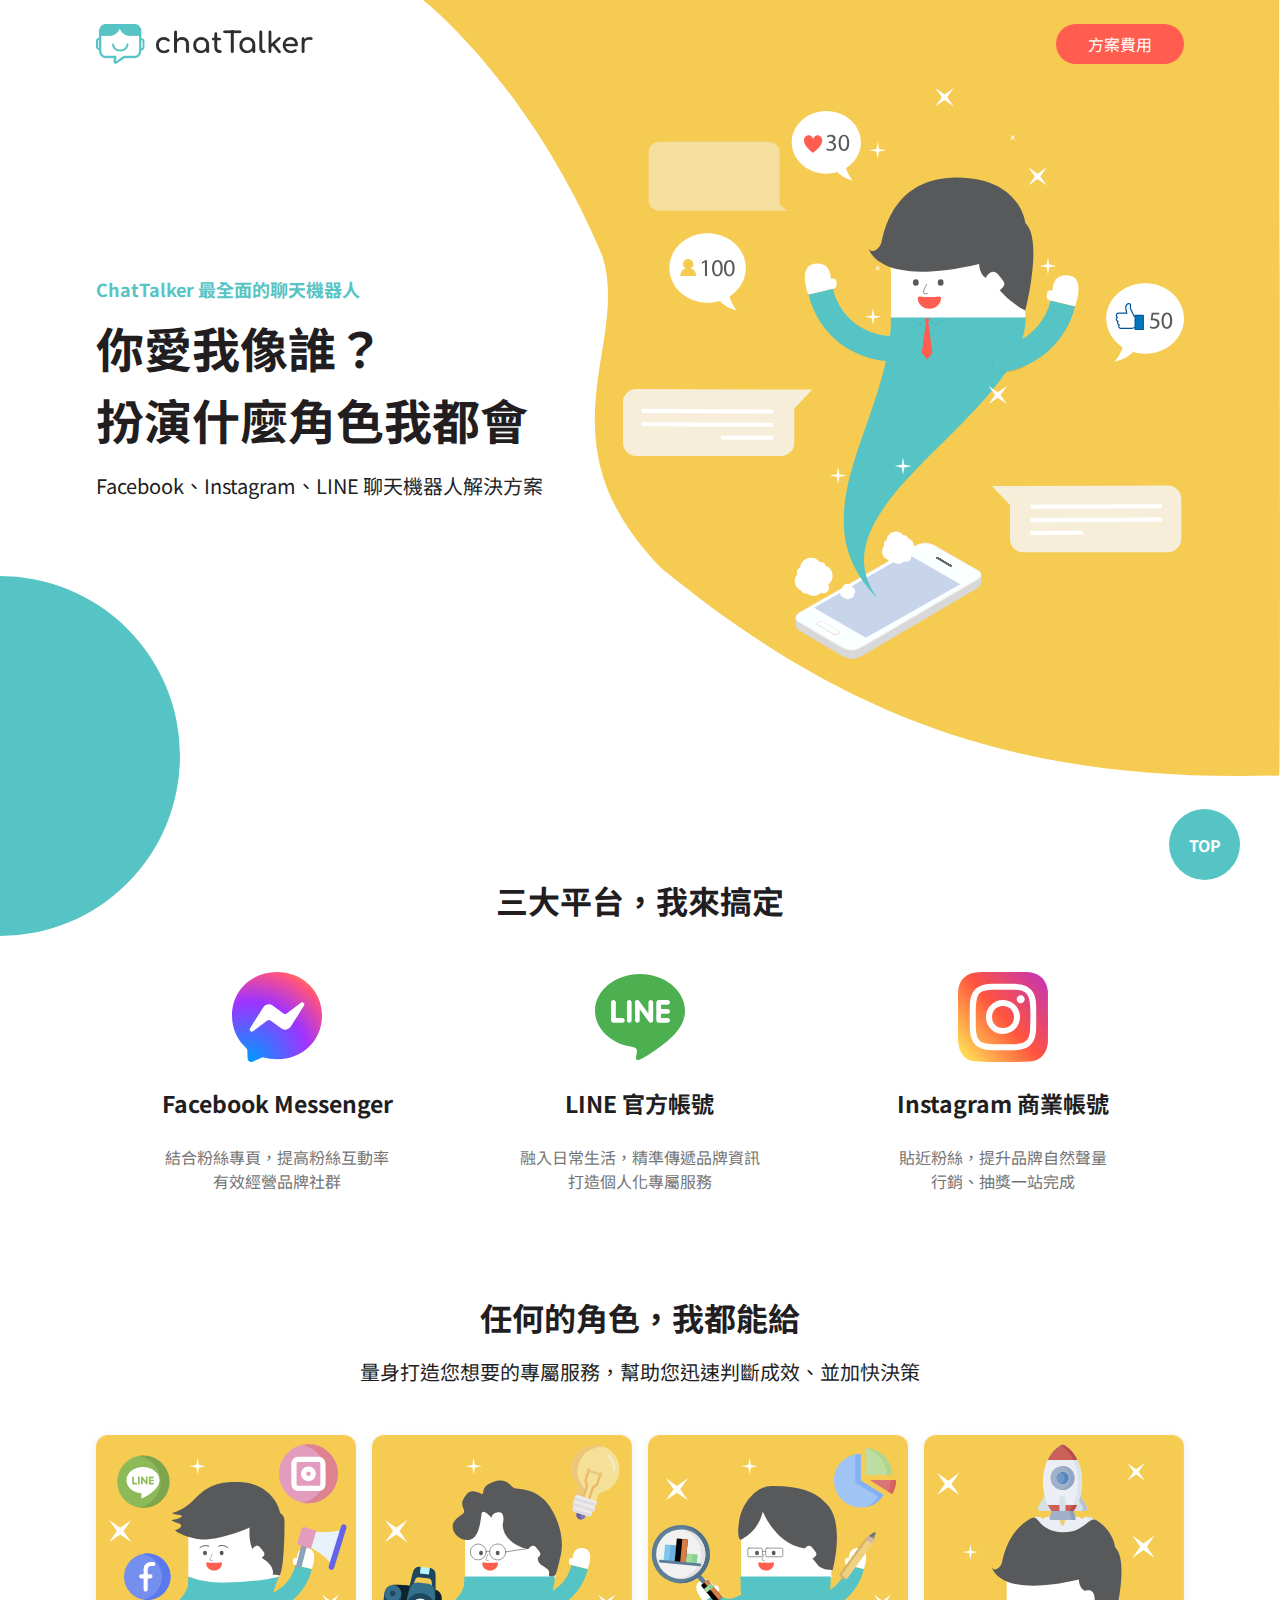
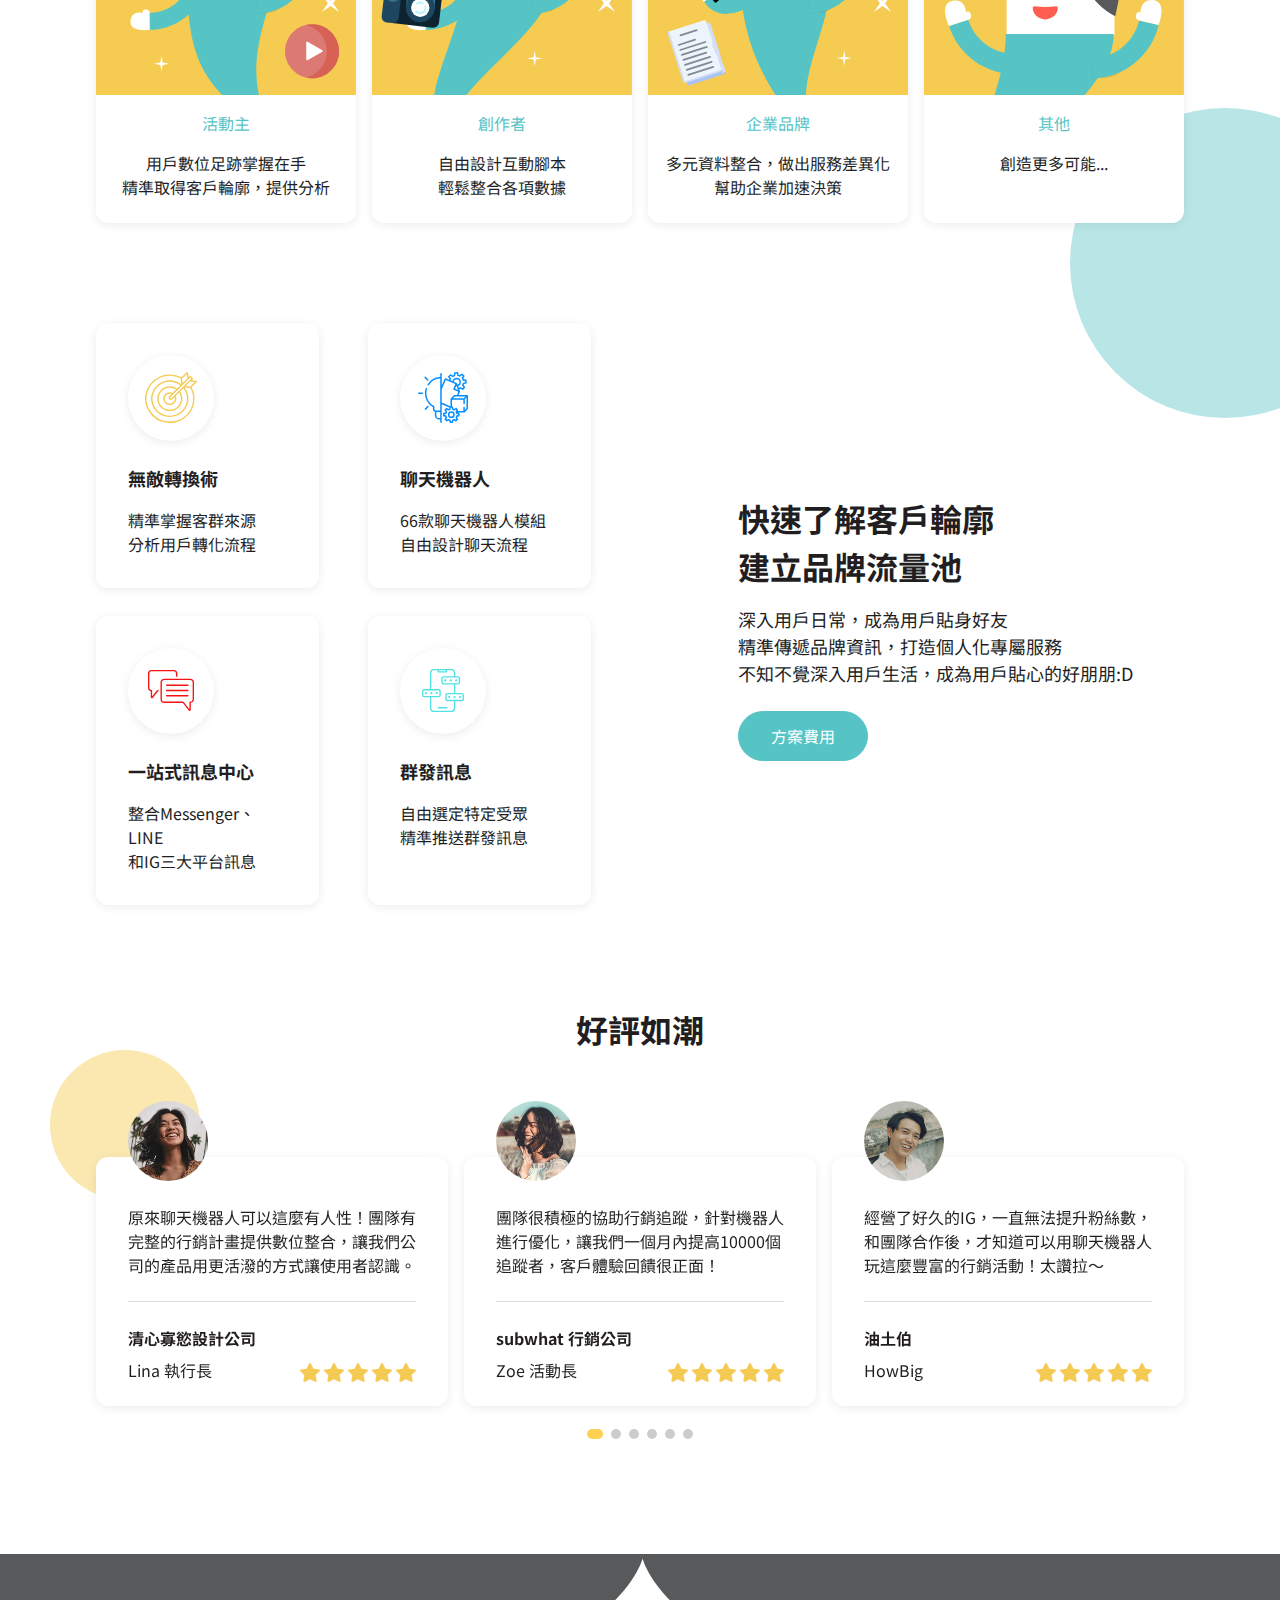
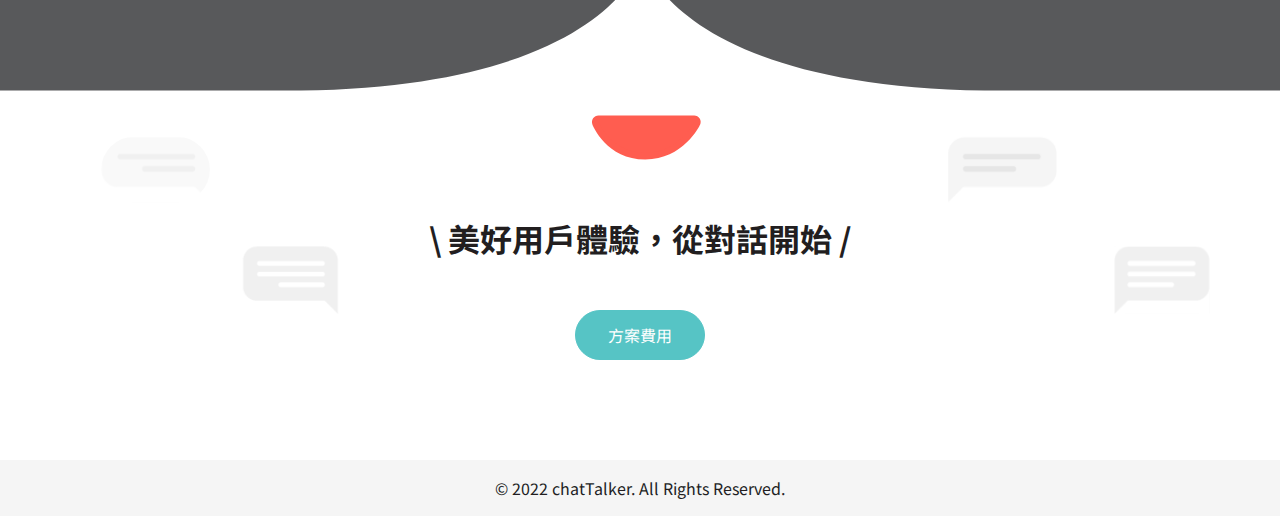
<file: index.html>
<!DOCTYPE html>
<html lang="en">
<head>
  <meta charset="UTF-8">
  <meta http-equiv="X-UA-Compatible" content="IE=edge">
  <meta name="viewport" content="width=device-width, initial-scale=1.0">
  <script src="https://cdn.jsdelivr.net/npm/swiper@8/swiper-bundle.min.js"></script>
  <link rel="preconnect" href="https://fonts.googleapis.com">
  <link rel="preconnect" href="https://fonts.gstatic.com" crossorigin>
  <link href="https://fonts.googleapis.com/css2?family=Noto+Sans+TC:wght@400;700&display=swap" rel="stylesheet">
  <link rel="stylesheet" href="https://cdn.jsdelivr.net/npm/swiper@8/swiper-bundle.min.css"/>
  <link rel="stylesheet" href="css/all.css">
  <title>ChatTalker 最全面的聊天機器人</title>
</head>
<body>

<div class="indexHeader header">
  <div class="navbarOuterContainer">
    <div class="container">
      <div class="navbar">
        <a href="#" class="logoWrapper"><img src="./image/logo.png" alt="chatTalker-logo"></a>
        <a href="pricing.html" class="navbar-btn">方案費用</a>
      </div>
    </div>
  </div>
  <div class="container">
    <div class="banner">
      <h1 class="banner-chat">ChatTalker 最全面的聊天機器人</h1>
      <p class="banner-slogan">你愛我像誰？<br>扮演什麼角色我都會</p>
      <p class="banner-solution">Facebook、Instagram、LINE 聊天機器人解決方案</p>
    </div>
  </div>
</div>

<div class="platform">
  <div class="ballImgWrapper"><img src="./image/ball01.svg" alt=""></div>
  <div class="container">
    <h2>三大平台，我來搞定</h2>
    <ul class="platformList">
      <li class="platformItem">
        <div class="imgWrapper"><img src="./image/messenger.svg" alt="messenger-icon"></div>
        <h3>Facebook Messenger</h3>
        <p>結合粉絲專頁，提高粉絲互動率<br>有效經營品牌社群</p>
      </li>
      <li class="platformItem">
        <div class="imgWrapper"><img src="./image/line.svg" alt="line-icon"></div>
        <h3>LINE 官方帳號</h3>
        <p>融入日常生活，精準傳遞品牌資訊<br>打造個人化專屬服務</p>
      </li>
      <li class="platformItem">
        <div class="imgWrapper"><img src="./image/instagram.svg" alt="instagram-icon"></div>
        <h3>Instagram 商業帳號</h3>
        <p>貼近粉絲，提升品牌自然聲量<br>行銷、抽獎一站完成</p>
      </li>
    </ul>
  </div>
</div>

<div class="target">
  <div class="ballImgWrapper"></div>
  <div class="container">
    <h2>任何的角色，我都能給</h2>
    <p class="targetDesc">量身打造您想要的專屬服務，幫助您迅速判斷成效、並加快決策</p>
    <ul class="targetList">
      <li class="targetItem">
        <div class="imgWrapper"><img src="./image/ch01.svg" alt="target-pic-1"></div>
        <h3 class="targetItemName">活動主</h3>
        <p class="targetItemText">用戶數位足跡掌握在手<br>精準取得客戶輪廓，提供分析</p>
      </li>
      <li class="targetItem">
        <div class="imgWrapper"><img src="./image/ch02.svg" alt="target-pic-2"></div>
        <h3 class="targetItemName">創作者</h3>
        <p class="targetItemText">自由設計互動腳本<br>輕鬆整合各項數據</p>
      </li>
      <li class="targetItem">
        <div class="imgWrapper"><img src="./image/ch03.svg" alt="target-pic-3"></div>
        <h3 class="targetItemName">企業品牌</h3>
        <p class="targetItemText">多元資料整合，做出服務差異化<br>幫助企業加速決策</p>
      </li>
      <li class="targetItem">
        <div class="imgWrapper"><img src="./image/ch04.svg" alt="target-pic-4"></div>
        <h3 class="targetItemName">其他</h3>
        <p class="targetItemText">創造更多可能...</p>
      </li>
    </ul>
  </div>
  
</div>

<div class="container">
  <div class="feature">
    <div class="featureDesc">
      <h2>快速了解客戶輪廓<br>建立品牌流量池</h2>
      <p>深入用戶日常，成為用戶貼身好友<br>精準傳遞品牌資訊，打造個人化專屬服務<br>不知不覺深入用戶生活，成為用戶貼心的好朋朋:D</p>
      <a href="/pricing.html" class="btn btn-primary">方案費用</a>
    </div>
    <ul class="featureList">
      <li class="featureItem">
        <div class="featureImgWrapper">
          <img src="./image/icon01.svg" alt="feature-icon1">
        </div>
        <h3>無敵轉換術</h3>
        <p>精準掌握客群來源<br>分析用戶轉化流程</p>
      </li>
      <li class="featureItem">
        <div class="featureImgWrapper">
          <img src="./image/icon02.svg" alt="feature-icon2">
        </div>
        <h3>聊天機器人</h3>
        <p>66款聊天機器人模組<br>自由設計聊天流程</p>
      </li>
      <li class="featureItem">
        <div class="featureImgWrapper">
          <img src="./image/icon03.svg" alt="feature-icon3">
        </div>
        <h3>一站式訊息中心</h3>
        <p>整合Messenger、LINE<br>和IG三大平台訊息</p>
      </li>
      <li class="featureItem">
        <div class="featureImgWrapper">
          <img src="./image/icon04.svg" alt="feature-icon4">
        </div>
        <h3>群發訊息</h3>
        <p>自由選定特定受眾<br>精準推送群發訊息</p>
      </li>
    </ul>
  </div>
</div>

<div class="recommandation">
  <div class="ballImgWrapper"><img src="./image/ball03.svg" alt=""></div>
  <div class="container">
    <h2>好評如潮</h2>
    <div class="swiper">
      <ul class="recommandationList swiper-wrapper">
        <li class="recommandationItem swiper-slide">
          <div class="imgWrapper"><img src="./image/user01.jpg" alt="user-pic-1"></div>
          <p class="recommandationItem-content">原來聊天機器人可以這麼有人性！團隊有完整的行銷計畫提供數位整合，讓我們公司的產品用更活潑的方式讓使用者認識。</p>
          <div class="recommandationItem-footer">
            <h3>清心寡慾設計公司</h3>
            <div class="d-flex justify-content-between">
              <p>Lina 執行長</p>
              <div class="rate">
                <img src="./image/icon_star.svg" alt="icon-star">
                <img src="./image/icon_star.svg" alt="icon-star">
                <img src="./image/icon_star.svg" alt="icon-star">
                <img src="./image/icon_star.svg" alt="icon-star">
                <img src="./image/icon_star.svg" alt="icon-star">
              </div>
            </div>
          </div>
        </li>
        <li class="recommandationItem swiper-slide">
          <div class="imgWrapper"><img src="./image/user02.jpg" alt="user-pic"></div>
          <p class="recommandationItem-content">團隊很積極的協助行銷追蹤，針對機器人進行優化，讓我們一個月內提高10000個追蹤者，客戶體驗回饋很正面！</p>
          <div class="recommandationItem-footer">
            <h3>subwhat 行銷公司</h3>
            <div class="d-flex justify-content-between">
              <p>Zoe 活動長</p>
              <div class="rate">
                <img src="./image/icon_star.svg" alt="icon-star">
                <img src="./image/icon_star.svg" alt="icon-star">
                <img src="./image/icon_star.svg" alt="icon-star">
                <img src="./image/icon_star.svg" alt="icon-star">
                <img src="./image/icon_star.svg" alt="icon-star">
              </div>
            </div>
          </div>
        </li>
        <li class="recommandationItem swiper-slide">
          <div class="imgWrapper"><img src="./image/user03.jpg" alt="user-pic-3"></div>
          <p class="recommandationItem-content">經營了好久的IG，一直無法提升粉絲數，和團隊合作後，才知道可以用聊天機器人玩這麼豐富的行銷活動！太讚拉～</p>
          <div class="recommandationItem-footer">
            <h3>油土伯</h3>
            <div class="d-flex justify-content-between">
              <p>HowBig</p>
              <div class="rate">
                <img src="./image/icon_star.svg" alt="icon-star">
                <img src="./image/icon_star.svg" alt="icon-star">
                <img src="./image/icon_star.svg" alt="icon-star">
                <img src="./image/icon_star.svg" alt="icon-star">
                <img src="./image/icon_star.svg" alt="icon-star">
              </div>
            </div>
          </div>
        </li>
        <li class="recommandationItem swiper-slide">
          <div class="imgWrapper"><img src="./image/user01.jpg" alt="user-pic-1"></div>
          <p class="recommandationItem-content">原來聊天機器人可以這麼有人性！團隊有完整的行銷計畫提供數位整合，讓我們公司的產品用更活潑的方式讓使用者認識。</p>
          <div class="recommandationItem-footer">
            <h3>清心寡慾設計公司</h3>
            <div class="d-flex justify-content-between">
              <p>Lina 執行長</p>
              <div class="rate">
                <img src="./image/icon_star.svg" alt="icon-star">
                <img src="./image/icon_star.svg" alt="icon-star">
                <img src="./image/icon_star.svg" alt="icon-star">
                <img src="./image/icon_star.svg" alt="icon-star">
                <img src="./image/icon_star.svg" alt="icon-star">
              </div>
            </div>
          </div>
        </li>
        <li class="recommandationItem swiper-slide">
          <div class="imgWrapper"><img src="./image/user02.jpg" alt="user-pic"></div>
          <p class="recommandationItem-content">2團隊很積極的協助行銷追蹤，針對機器人進行優化，讓我們一個月內提高10000個追蹤者，客戶體驗回饋很正面！</p>
          <div class="recommandationItem-footer">
            <h3>subwhat 行銷公司</h3>
            <div class="d-flex justify-content-between">
              <p>Zoe 活動長</p>
              <div class="rate">
                <img src="./image/icon_star.svg" alt="icon-star">
                <img src="./image/icon_star.svg" alt="icon-star">
                <img src="./image/icon_star.svg" alt="icon-star">
                <img src="./image/icon_star.svg" alt="icon-star">
                <img src="./image/icon_star.svg" alt="icon-star">
              </div>
            </div>
          </div>
        </li>
        <li class="recommandationItem swiper-slide">
          <div class="imgWrapper"><img src="./image/user03.jpg" alt="user-pic-3"></div>
          <p class="recommandationItem-content">2經營了好久的IG，一直無法提升粉絲數，和團隊合作後，才知道可以用聊天機器人玩這麼豐富的行銷活動！太讚拉～</p>
          <div class="recommandationItem-footer">
            <h3>油土伯</h3>
            <div class="d-flex justify-content-between">
              <p>HowBig</p>
              <div class="rate">
                <img src="./image/icon_star.svg" alt="icon-star">
                <img src="./image/icon_star.svg" alt="icon-star">
                <img src="./image/icon_star.svg" alt="icon-star">
                <img src="./image/icon_star.svg" alt="icon-star">
                <img src="./image/icon_star.svg" alt="icon-star">
              </div>
            </div>
          </div>
        </li>
      </ul>
      <!-- If we need pagination -->
      <div class="swiper-pagination"></div>
    </div>
  </div>
</div>

<div class="start">
  <h2>\ 美好用戶體驗，從對話開始 /</h2>
  <a href="pricing.html" class="btn btn-primary">方案費用</a>
</div>

<div class="footer">© 2022 chatTalker. All Rights Reserved.</div>

<div class="goTop" onclick="goTop();">TOP</div>

<script src="js/all.js"></script>
</body>
</html>
</file>
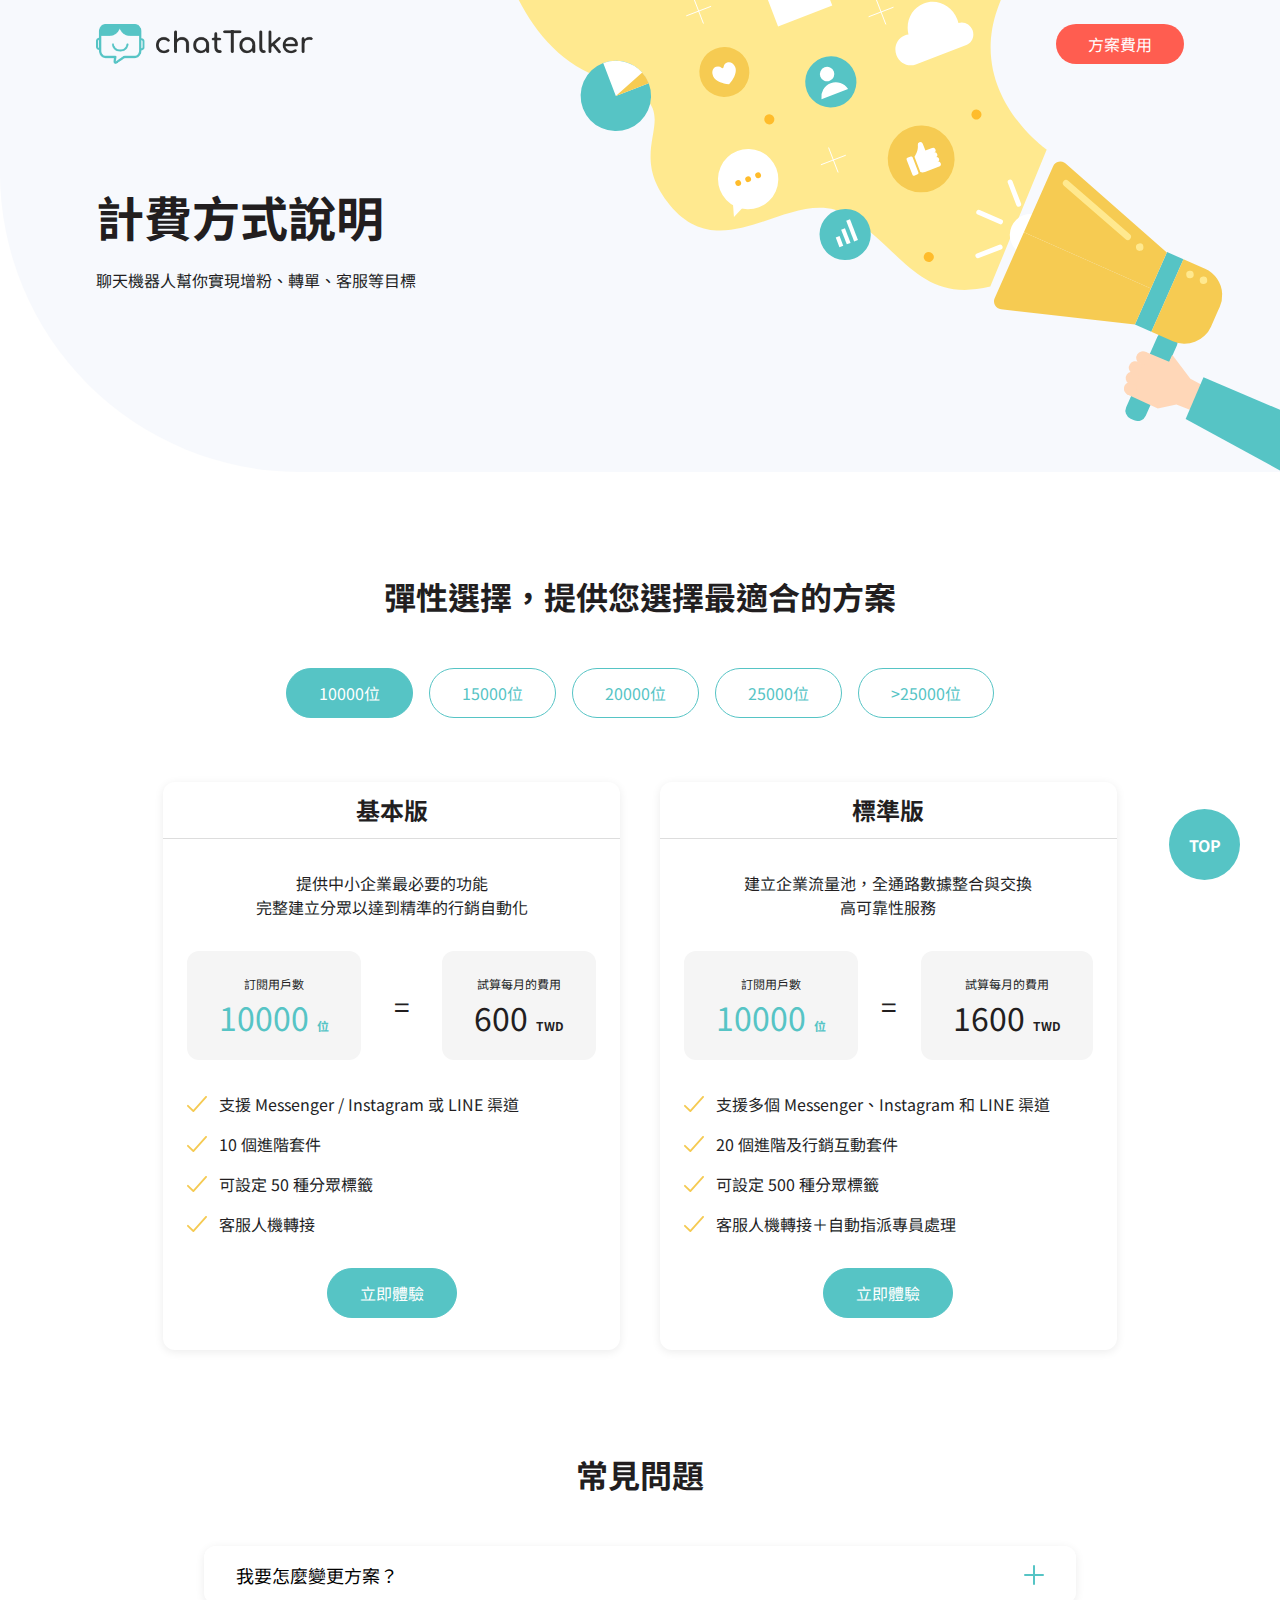
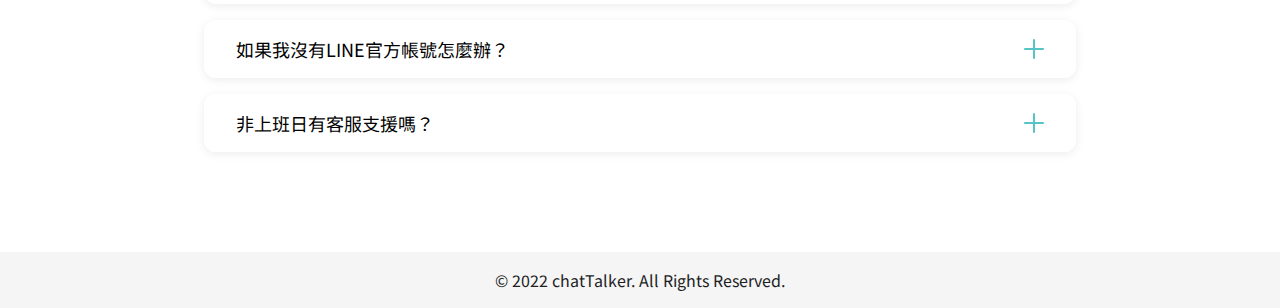
<file: pricing.html>
<!DOCTYPE html>
<html lang="en">
<head>
  <meta charset="UTF-8">
  <meta http-equiv="X-UA-Compatible" content="IE=edge">
  <meta name="viewport" content="width=device-width, initial-scale=1.0">
  <link rel="preconnect" href="https://fonts.googleapis.com">
  <link rel="preconnect" href="https://fonts.gstatic.com" crossorigin>
  <link href="https://fonts.googleapis.com/css2?family=Noto+Sans+TC:wght@400;700&display=swap" rel="stylesheet">
  <link rel="stylesheet" href="css/all.css">
  <script src="js/all.js"></script>
  <title>ChatTalker - 計費方式說明</title>
</head>
<body>

<div class="pricingHeader">
  <div class="navbarOuterContainer">
    <div class="container">
      <div class="navbar">
        <a href="#" class="logoWrapper"><img src="./image/logo.png" alt="chatTalker-logo"></a>
        <a href="pricing.html" class="navbar-btn">方案費用</a>
      </div>
    </div>
  </div>
  <div class="container">
    <div class="pricingBanner">
      <h1 class="pricingBanner-title">計費方式說明</h1>
      <p>聊天機器人幫你實現增粉、轉單、客服等目標</p>
    </div>
  </div>
</div>

<div class="plan">
  <div class="container">
    <h2>彈性選擇，提供您選擇最適合的方案</h2>
    <ul class="quantityBtns">
      <li><a href="javascript:void(0);" class="selectBtn active btn text-primary border-primary">10000位</a></li>
      <li><a href="javascript:void(0);" class="selectBtn btn text-primary border-primary">15000位</a></li>
      <li><a href="javascript:void(0);" class="selectBtn btn text-primary border-primary">20000位</a></li>
      <li><a href="javascript:void(0);" class="selectBtn btn text-primary border-primary">25000位</a></li>
      <li><a href="javascript:void(0);" class="selectBtn btn text-primary border-primary">>25000位</a></li>
    </ul>
    <ul class="planDetailList d-flex justify-content-center flex-wrap">
      <li class="planDetail">
        <h3 class="planDetail-title fw-bold text-center">基本版</h3>
        <div class="planDetail-body">
          <p class="text-center mb-5 mb-sm-4">提供中小企業最必要的功能<br>完整建立分眾以達到精準的行銷自動化</p>
          <div class="d-flex justify-content-between align-items-center mb-5 mb-sm-4">
            <div class="text-center bg-secondary rounded py-4 px-5 py-sm-3 px-sm-4">
              <p class="fs-9 mb-2">訂閱用戶數</p>
              <div class="text-primary"><span id="quantity-basic" class="fs-2 fs-sm-3 lh-1 mr-2 mr-sm-1">10000</span><sub class="fs-9 fw-bold">位</sub></div>
            </div>
            <span class="fs-3">=</span>
            <div class="text-center bg-secondary rounded py-4 px-5 py-sm-3 px-sm-4">
              <p class="fs-9 mb-2">試算每月的費用</p>
              <div><span id="amount-basic" class="fs-2 fs-sm-3 lh-1 mr-2 mr-sm-1">600</span><sub class="fs-9 fw-bold">TWD</sub></div>
            </div>
          </div>
          <ul class="planDetail-info mb-5 mb-sm-4">
            <li class="planDetail-infoItem d-flex mb-3">
              <img src="image/icon_check.svg" alt="">支援 Messenger / Instagram 或 LINE 渠道
            </li>
            <li class="planDetail-infoItem d-flex mb-3">
              <img src="image/icon_check.svg" alt="">10 個進階套件
            </li>
            <li class="planDetail-infoItem d-flex mb-3">
              <img src="image/icon_check.svg" alt="">可設定 50 種分眾標籤
            </li>
            <li class="planDetail-infoItem d-flex">
              <img src="image/icon_check.svg" alt="">客服人機轉接
            </li>
          </ul>
          <div class="text-center">
            <a href="#" class="btn btn-primary">立即體驗</a>
          </div>
        </div>
      </li>
      <li class="planDetail">
        <h3 class="planDetail-title fw-bold text-center">標準版</h3>
        <div class="planDetail-body">
          <p class="text-center mb-5 mb-sm-4">建立企業流量池，全通路數據整合與交換<br>高可靠性服務</p>
          <div class="d-flex justify-content-between align-items-center mb-5 mb-sm-4">
            <div class="text-center bg-secondary rounded py-4 px-5 py-sm-3 px-sm-4">
              <p class="fs-9 mb-2">訂閱用戶數</p>
              <div class="text-primary"><span id="quantity-standard" class="fs-2 fs-sm-3 lh-1 mr-2 mr-sm-1">10000</span><sub class="fs-9 fw-bold">位</sub></div>
            </div>
            <span class="fs-3">=</span>
            <div class="text-center bg-secondary rounded py-4 px-5 py-sm-3 px-sm-4">
              <p class="fs-9 mb-2">試算每月的費用</p>
              <div><span id="amount-standard" class="fs-2 fs-sm-3 lh-1 mr-2 mr-sm-1">1600</span><sub class="fs-9 fw-bold">TWD</sub></div>
            </div>
          </div>
          <ul class="planDetail-info mb-5 mb-sm-4">
            <li class="planDetail-infoItem d-flex mb-3">
              <img src="image/icon_check.svg" alt="">支援多個 Messenger、Instagram 和 LINE 渠道
            </li>
            <li class="planDetail-infoItem d-flex mb-3">
              <img src="image/icon_check.svg" alt="">20 個進階及行銷互動套件
            </li>
            <li class="planDetail-infoItem d-flex mb-3">
              <img src="image/icon_check.svg" alt="">可設定 500 種分眾標籤
            </li>
            <li class="planDetail-infoItem d-flex">
              <img src="image/icon_check.svg" alt="">客服人機轉接＋自動指派專員處理
            </li>
          </ul>
          <div class="text-center">
            <a href="#" class="btn btn-primary">立即體驗</a>
          </div>
        </div>
      </li>
    </ul>
  </div>
</div>

<div class="faq">
  <div class="container">
    <h2>常見問題</h2>
    <div class="accordion">
      <div class="accordion-item rounded shadow">
        <h3 class="accordion-header">
          <button class="accordion-button collapsed" type="button">我要怎麼變更方案？</button>
        </h3>
        <div class="accordion-collapse collapsed">
          <div class="accordion-body">請聯絡您的業務專員修改訂閱方案，我們將為您進行變更流程。</div>
        </div>
      </div>
      <div class="accordion-item rounded shadow">
        <h3 class="accordion-header">
          <button class="accordion-button collapsed" type="button">如果我沒有LINE官方帳號怎麼辦？</button>
        </h3>
        <div class="accordion-collapse collapsed">
          <div class="accordion-body">沒關係的，只要您是我們任何一個方案的夥伴，我們的專員可以協助辦理哦！</div>
        </div>
      </div>
      <div class="accordion-item rounded shadow">
        <h3 class="accordion-header">
          <button class="accordion-button collapsed" type="button">非上班日有客服支援嗎？</button>
        </h3>
        <div class="accordion-collapse collapsed">
          <div class="accordion-body">當然哦！我們錢都收了，不會拋棄你的！<br>請您直接來我們公司，我們假日也都在辦公室。</div>
        </div>
      </div>
    </div>
  </div>
</div>

<div class="footer">© 2022 chatTalker. All Rights Reserved.</div>

<div class="goTop">TOP</div>
  
</body>
</html>
</file>
<file: css/all.css>
@charset "UTF-8";
/* http://meyerweb.com/eric/tools/css/reset/ 
   v2.0 | 20110126
   License: none (public domain)
*/
html, body, div, span, applet, object, iframe,
h1, h2, h3, h4, h5, h6, p, blockquote, pre,
a, abbr, acronym, address, big, cite, code,
del, dfn, em, img, ins, kbd, q, s, samp,
small, strike, strong, sub, sup, tt, var,
b, u, i, center,
dl, dt, dd, ol, ul, li,
fieldset, form, label, legend,
table, caption, tbody, tfoot, thead, tr, th, td,
article, aside, canvas, details, embed,
figure, figcaption, footer, header, hgroup,
menu, nav, output, ruby, section, summary,
time, mark, audio, video {
  margin: 0;
  padding: 0;
  border: 0;
  font-size: 100%;
  font: inherit;
  vertical-align: baseline;
}

/* HTML5 display-role reset for older browsers */
article, aside, details, figcaption, figure,
footer, header, hgroup, menu, nav, section {
  display: block;
}

body {
  line-height: 1;
}

ol, ul {
  list-style: none;
}

blockquote, q {
  quotes: none;
}

blockquote:before, blockquote:after,
q:before, q:after {
  content: "";
  content: none;
}

table {
  border-collapse: collapse;
  border-spacing: 0;
}

body {
  font-family: "Noto Sans TC", "Microsoft JhengHei", sans-serif;
  line-height: 1.5;
  color: #221E1F;
}

a {
  color: inherit;
  text-decoration: none;
}

img {
  max-width: 100%;
  vertical-align: middle;
}

*, *::before, *::after {
  box-sizing: border-box;
}

sub {
  /* vertical-align: sub; */
}

.text-primary {
  color: #56C4C5;
}

.text-white {
  color: #fff;
}

.bg-primary {
  background-color: #56C4C5;
}

.bg-secondary {
  background-color: #F5F5F5;
}

.text-center {
  text-align: center;
}

.fs-1 {
  font-size: 48px;
}

.fs-2 {
  font-size: 32px;
}

.fs-3 {
  font-size: 28px;
}

.fs-4 {
  font-size: 24px;
}

.fs-5 {
  font-size: 20px;
}

.fs-6 {
  font-size: 18px;
}

.fs-7 {
  font-size: 16px;
}

.fs-8 {
  font-size: 14px;
}

.fs-9 {
  font-size: 12px;
}

@media (max-width: 767px) {
  .fs-sm-2 {
    font-size: 32px;
  }
}

@media (max-width: 767px) {
  .fs-sm-3 {
    font-size: 28px;
  }
}

@media (max-width: 767px) {
  .fs-sm-4 {
    font-size: 24px;
  }
}

@media (max-width: 767px) {
  .fs-sm-5 {
    font-size: 20px;
  }
}

@media (max-width: 767px) {
  .fs-sm-6 {
    font-size: 18px;
  }
}

@media (max-width: 767px) {
  .fs-sm-7 {
    font-size: 16px;
  }
}

@media (max-width: 767px) {
  .fs-sm-8 {
    font-size: 14px;
  }
}

@media (max-width: 767px) {
  .fs-sm-9 {
    font-size: 12px;
  }
}

.fw-bold {
  font-weight: 700;
}

.lh-1 {
  line-height: 1;
}

.border {
  border: 1px solid #000;
}

.border-primary {
  border-color: #56C4C5 !important;
}

.rounded {
  border-radius: 12px;
}

.shadow {
  box-shadow: 0 2px 10px rgba(0, 0, 0, 0.0784313725);
}

.d-flex {
  display: flex;
}

.justify-content-center {
  justify-content: center;
}

.justify-content-between {
  justify-content: space-between;
}

.align-items-center {
  align-items: center;
}

.flex-wrap {
  flex-wrap: wrap;
}

@media (max-width: 767px) {
  .d-sm-none {
    display: none;
  }
}

.mb-0 {
  margin-bottom: 0;
}

.mb-1 {
  margin-bottom: 4px;
}

.mb-2 {
  margin-bottom: 8px;
}

.mb-3 {
  margin-bottom: 16px;
}

.mb-4 {
  margin-bottom: 24px;
}

.mb-5 {
  margin-bottom: 32px;
}

.mb-6 {
  margin-bottom: 48px;
}

.mb-7 {
  margin-bottom: 60px;
}

@media (max-width: 767px) {
  .mb-sm-4 {
    margin-bottom: 24px;
  }
}

.mr-2 {
  margin-right: 8px;
}

@media (max-width: 767px) {
  .mr-sm-1 {
    margin-right: 4px;
  }
}

.px-5 {
  padding-left: 32px;
  padding-right: 32px;
}

@media (max-width: 767px) {
  .px-sm-4 {
    padding-left: 24px;
    padding-right: 24px;
  }
}

.py-4 {
  padding-top: 24px;
  padding-bottom: 24px;
}

.py-5 {
  padding-top: 32px;
  padding-bottom: 32px;
}

@media (max-width: 767px) {
  .py-sm-3 {
    padding-top: 16px;
    padding-bottom: 16px;
  }
}

.container {
  max-width: 1120px; /* 1088 + 16 + 16 */
  margin: 0 auto;
  padding: 0 16px;
}
@media (max-width: 767px) {
  .container {
    max-width: 375px;
    padding: 0 20px;
  }
}

.footer {
  background-color: #F5F5F5;
  text-align: center;
  padding: 16px 0;
}

.navbarOuterContainer {
  /* margin-bottom: 30px; */
}
@media (max-width: 767px) {
  .navbarOuterContainer {
    /* margin-bottom: 0; */
    background-color: #fff;
    border-bottom: 2px solid #FFD153;
  }
}

.navbar {
  display: flex;
  justify-content: space-between;
  align-items: center;
  padding-top: 24px;
  padding-bottom: 24px;
}
.navbar .logoWrapper {
  width: 218px;
}
@media (max-width: 767px) {
  .navbar .logoWrapper {
    width: 130px;
  }
}
.navbar-btn {
  display: inline-block;
  color: #fff;
  background-color: #FF5D50;
  padding: 8px 32px;
  border-radius: 22px;
  transition: background-color 0.15s ease-in-out;
}
.navbar-btn:hover {
  background-color: #ff1604;
}

.goTop {
  position: fixed;
  display: flex;
  justify-content: center;
  align-items: center;
  width: 71px;
  height: 71px;
  bottom: 20px;
  right: 40px;
  font-weight: 700;
  color: #fff;
  background-color: #56C4C5;
  border-radius: 50%;
  cursor: pointer;
  z-index: 10;
}

.btn {
  display: inline-block;
  border: 1px solid transparent;
  padding: 12px 32px;
  border-radius: 27px;
  transition: color 0.15s ease-in-out, background-color 0.15s ease-in-out, border-color 0.15s ease-in-out, box-shadow 0.15s ease-in-out;
  cursor: pointer;
  -webkit-user-select: none;
     -moz-user-select: none;
      -ms-user-select: none;
          user-select: none;
}
@media (max-width: 767px) {
  .btn {
    padding: 8px 16px;
  }
}

.btn-primary {
  color: #fff;
  background-color: #56C4C5;
  border-color: #56C4C5;
}
.btn-primary:hover {
  color: #fff;
  background-color: #35999a;
  border-color: #35999a;
}

.indexHeader {
  padding-bottom: 117px;
  margin-bottom: 100px;
  background-image: url("../image/bg_home.svg");
  background-repeat: no-repeat;
  background-position: 100% 0;
  background-size: contain;
}
@media (max-width: 767px) {
  .indexHeader {
    background-image: none;
    background-position: 0 100%;
    padding-bottom: 32px;
    margin-bottom: 60px;
  }
}

.banner {
  padding-top: 188px;
  padding-bottom: 158px;
  background-image: url("../image/home.svg");
  background-repeat: no-repeat;
  background-position: 100% 0;
  background-size: contain;
}
@media (max-width: 767px) {
  .banner {
    padding-top: 32px;
    padding-bottom: 344px;
    background-image: url("../image/home.svg"), url("../image/bg_home_sm.svg");
    background-position: 0 100%;
  }
}
.banner-chat {
  color: #56C4C5;
  font-size: 18px;
  font-weight: 700;
  margin-bottom: 8px;
}
@media (max-width: 767px) {
  .banner-chat {
    font-size: 16px;
  }
}
.banner-slogan {
  font-size: 48px;
  font-weight: 700;
  margin-bottom: 16px;
}
@media (max-width: 767px) {
  .banner-slogan {
    font-size: 32px;
  }
}
.banner-solution {
  font-size: 20px;
}
@media (max-width: 767px) {
  .banner-solution {
    font-size: 16px;
  }
}

h2 {
  font-size: 32px;
  font-weight: 700;
  text-align: center;
}
@media (max-width: 767px) {
  h2 {
    font-size: 28px;
  }
}

.platform {
  position: relative;
  margin-bottom: 100px;
}
@media (max-width: 767px) {
  .platform {
    margin-bottom: 36px;
  }
}
.platform h2 {
  margin-bottom: 48px;
}
@media (max-width: 767px) {
  .platform h2 {
    margin-bottom: 32px;
  }
}
.platform .ballImgWrapper {
  position: absolute;
  width: 360px;
  height: 360px;
  top: -300px;
  left: -180px;
  z-index: -1;
}
@media (max-width: 767px) {
  .platform .ballImgWrapper {
    width: 126px;
    height: 126px;
    top: 13px;
    left: -77px;
  }
}

.platformList {
  display: flex;
  justify-content: space-around;
  flex-wrap: wrap;
}

.platformItem {
  width: 33.33%;
  text-align: center;
}
@media (max-width: 767px) {
  .platformItem {
    width: 100%;
    margin-bottom: 24px;
  }
}
.platformItem .imgWrapper {
  display: inline-block;
  width: 90px;
  height: 90px;
  margin-bottom: 24px;
}
@media (max-width: 767px) {
  .platformItem .imgWrapper {
    width: 60px;
    height: 60px;
    margin-bottom: 16px;
  }
}
.platformItem h3 {
  font-size: 23px;
  font-weight: 700;
  margin-bottom: 24px;
}
@media (max-width: 767px) {
  .platformItem h3 {
    font-size: 18px;
    margin-bottom: 16px;
  }
}
.platformItem p {
  color: #747474;
}

.target {
  position: relative;
  text-align: center;
  margin-bottom: 100px;
}
@media (max-width: 767px) {
  .target {
    margin-bottom: 60px;
  }
}
.target h2 {
  margin-bottom: 16px;
}
.target .ballImgWrapper {
  position: absolute;
  width: 210px;
  height: 310px;
  bottom: -195px;
  right: 0;
  z-index: -1;
  background-image: url("../image/ball02.svg");
  background-size: cover;
}
@media (max-width: 767px) {
  .target .ballImgWrapper {
    width: 88px;
    height: 135px;
    bottom: -25px;
  }
}

.targetDesc {
  font-size: 20px;
  margin-bottom: 48px;
}
@media (max-width: 767px) {
  .targetDesc {
    font-size: 18px;
    margin-bottom: 32px;
  }
}

.targetList {
  display: flex;
  justify-content: center;
  margin-left: -8px;
  margin-right: -8px;
}
@media (max-width: 767px) {
  .targetList {
    flex-wrap: wrap;
  }
}

.targetItem {
  width: 25%;
  max-width: 260px;
  text-align: center;
  margin-left: 8px;
  margin-right: 8px;
  border-radius: 12px;
  background-color: #fff;
  box-shadow: 0 2px 10px rgba(0, 0, 0, 0.0784313725);
  overflow: hidden;
}
@media (max-width: 767px) {
  .targetItem {
    width: 100%;
    margin-bottom: 24px;
  }
}

.targetItemName {
  color: #56C4C5;
  padding: 16px;
}

.targetItemText {
  padding-left: 16px;
  padding-right: 16px;
  padding-bottom: 24px;
}

.feature {
  display: flex;
  flex-direction: row-reverse;
  margin-bottom: 72px;
}
@media (max-width: 767px) {
  .feature {
    flex-direction: column;
    margin-bottom: 36px;
  }
}

.featureDesc {
  flex: 0 0 50%;
  display: flex;
  flex-direction: column;
  justify-content: center;
  align-items: flex-start; /* make the child a.btn's width determined by its content, and not expand to the width of the parent */
  padding-left: 9%;
}
@media (max-width: 767px) {
  .featureDesc {
    flex-basis: 100%;
    align-items: center;
    text-align: center;
    padding-left: 0;
    margin-bottom: 32px;
  }
}
.featureDesc h2 {
  text-align: left;
  margin-bottom: 16px;
}
@media (max-width: 767px) {
  .featureDesc h2 {
    text-align: center;
  }
}
.featureDesc p {
  font-size: 18px;
  margin-bottom: 24px;
}
@media (max-width: 767px) {
  .featureDesc p {
    font-size: 16px;
    margin-bottom: 16px;
  }
}

.featureList {
  flex: 0 0 50%;
  display: flex;
  flex-wrap: wrap;
}
@media (max-width: 767px) {
  .featureList {
    justify-content: center;
  }
}

.featureItem {
  width: 41%;
  /* height: 280px; */
  padding: 32px;
  border-radius: 12px;
  margin-right: 9%;
  margin-bottom: 28px;
  box-shadow: 0 2px 10px rgba(0, 0, 0, 0.0784313725);
}
@media (max-width: 767px) {
  .featureItem {
    width: 100%;
    padding-left: 24px;
    padding-right: 24px;
    margin-right: 0;
    margin-bottom: 24px;
  }
  .featureItem:first-child {
    order: 1;
  }
  .featureItem:nth-child(2) {
    order: 3;
  }
  .featureItem:nth-child(3) {
    order: 2;
  }
  .featureItem:nth-child(4) {
    order: 4;
  }
}
.featureItem h3 {
  font-size: 18px;
  font-weight: 700;
  margin-bottom: 16px;
}
@media (max-width: 767px) {
  .featureItem h3 {
    margin-bottom: 20px;
  }
}

.featureImgWrapper {
  width: 86px;
  height: 86px;
  display: flex;
  justify-content: center;
  align-items: center;
  border-radius: 50%;
  margin-bottom: 24px;
  box-shadow: 0 2px 10px rgba(0, 0, 0, 0.0784313725);
}

.start {
  text-align: center;
  padding-top: 260px;
  padding-bottom: 100px;
  background-image: url("../image/home_footer.svg");
  background-repeat: no-repeat;
  background-size: contain;
}
@media (max-width: 576px) {
  .start {
    background-image: url("../image/footer_sm.svg");
    padding-top: 293px;
    padding-bottom: 60px;
  }
}
.start h2 {
  margin-bottom: 48px;
}
@media (max-width: 767px) {
  .start h2 {
    font-size: 24px;
    margin-bottom: 24px;
  }
}

.recommandation {
  position: relative;
  margin-bottom: 100px;
}
@media (max-width: 767px) {
  .recommandation {
    margin-bottom: 60px;
  }
}
.recommandation h2 {
  margin-bottom: 48px;
}
@media (max-width: 767px) {
  .recommandation h2 {
    margin-bottom: 32px;
  }
}
.recommandation .ballImgWrapper {
  position: absolute;
  width: 150px;
  height: 150px;
  top: 45px;
  left: 50px;
  z-index: -1;
}
@media (max-width: 767px) {
  .recommandation .ballImgWrapper {
    width: 126px;
    height: 126px;
    top: 13px;
    left: -77px;
  }
}

.recommandationList {
  margin-bottom: 24px;
  padding-top: 56px;
}

.recommandationItem {
  position: relative;
  width: 33.33%;
  /* margin-left: 8px; */
  /* margin-right: 8px; */
  padding: 48px 32px 24px 32px;
  background-color: #fff;
  border-radius: 12px;
  box-shadow: 0 2px 10px rgba(0, 0, 0, 0.0784313725);
}
@media (max-width: 767px) {
  .recommandationItem {
    width: 100%;
    padding: 48px 16px 16px 16px;
  }
}
.recommandationItem .imgWrapper {
  position: absolute;
  width: 80px;
  height: 80px;
  top: -56px;
  border-radius: 50%;
  overflow: hidden;
}
.recommandationItem-content {
  padding-bottom: 24px;
  margin-bottom: 24px;
  border-bottom: 1px solid #DDDDDD;
}
@media (max-width: 767px) {
  .recommandationItem-content {
    padding-bottom: 16px;
    margin-bottom: 16px;
  }
}
.recommandationItem h3 {
  font-weight: 700;
  margin-bottom: 8px;
}

/* override style of swiper */
.swiper {
  margin: 0 -8px;
  padding: 0 8px;
  padding-bottom: 24px;
}

.swiper-pagination {
  bottom: 0;
}

.swiper-pagination-bullet {
  width: 10px;
  height: 10px;
}

.swiper-pagination-bullet-active {
  width: 16px;
  height: 10px;
  background-color: #FFD153;
  border-radius: 50px;
}

.pricingHeader {
  background-color: #F7F9FD;
  background-image: url("/image/banner.svg");
  background-repeat: no-repeat;
  background-position: 100% 0;
  background-size: contain;
  border-bottom-left-radius: 300px;
  margin-bottom: 100px;
}
@media (max-width: 767px) {
  .pricingHeader {
    background-position-y: 90px;
  }
}
@media (max-width: 440px) {
  .pricingHeader {
    background-image: url("/image/banner_sm.svg");
    background-position: left 0;
    border-bottom-left-radius: 120px;
    margin-bottom: 60px;
  }
}

.pricingBanner {
  padding-top: 92px;
  padding-bottom: 180px;
}
@media (max-width: 767px) {
  .pricingBanner {
    padding-top: 48px;
    padding-bottom: 360px;
  }
}

.pricingBanner-title {
  /* 有共通 */
  font-size: 48px;
  font-weight: 700;
  margin-bottom: 16px;
}
@media (max-width: 767px) {
  .pricingBanner-title {
    font-size: 32px;
  }
}

.plan {
  margin-bottom: 76px;
}
@media (max-width: 767px) {
  .plan {
    margin-bottom: 36px;
  }
}
.plan h2 {
  margin-bottom: 48px;
}
@media (max-width: 767px) {
  .plan h2 {
    margin-bottom: 24px;
  }
}

.quantityBtns {
  margin-bottom: 64px;
  display: flex;
  justify-content: center;
  white-space: nowrap;
  overflow: auto;
}
@media (max-width: 767px) {
  .quantityBtns {
    justify-content: start;
    padding-bottom: 16px;
    margin: 0 -6px 16px -6px;
  }
}
.quantityBtns li {
  padding: 0 8px;
}
@media (max-width: 767px) {
  .quantityBtns li {
    padding: 0 6px;
  }
}

.selectBtn.active, .selectBtn:hover {
  color: #fff;
  background-color: #56C4C5;
}

.planDetail {
  width: 42%;
  min-width: 410px;
  margin: 0 20px 24px 20px;
  border-radius: 12px;
  box-shadow: 0 2px 10px rgba(0, 0, 0, 0.0784313725);
}
@media (max-width: 767px) {
  .planDetail {
    width: 100%;
    min-width: auto;
    margin-left: 0;
    margin-right: 0;
  }
}
.planDetail-title {
  font-size: 24px;
  padding: 10px 0;
  border-bottom: 1px solid #ddd;
}
@media (max-width: 767px) {
  .planDetail-title {
    padding: 16px 0;
  }
}
.planDetail-body {
  padding: 32px 24px;
}
@media (max-width: 767px) {
  .planDetail-body {
    padding: 24px 16px;
  }
}
.planDetail-infoItem {
  align-items: flex-start;
}
.planDetail-infoItem img {
  margin-top: 4px;
  margin-right: 12px;
}
@media (max-width: 767px) {
  .planDetail-infoItem img {
    margin-right: 16px;
  }
}

.faq {
  margin-bottom: 100px;
}
@media (max-width: 767px) {
  .faq {
    margin-bottom: 60px;
  }
}
.faq .container {
  max-width: 904px;
}
@media (max-width: 767px) {
  .faq .container {
    max-width: 375px;
  }
}
.faq h2 {
  margin-bottom: 48px;
}
@media (max-width: 767px) {
  .faq h2 {
    margin-bottom: 32px;
  }
}

.accordion-item {
  margin-bottom: 16px;
}
.accordion-button {
  position: relative;
  display: flex;
  align-items: center;
  width: 100%;
  background-color: #fff;
  font-size: 18px;
  font-family: inherit;
  text-align: left;
  padding: 16px 32px;
  border: none;
  border-radius: 12px;
  cursor: pointer;
  transition: color 0.4s ease;
}
@media (max-width: 767px) {
  .accordion-button {
    font-size: 16px;
    padding: 16px;
  }
}
.accordion-button:not(.collapsed) {
  color: #56C4C5;
}
.accordion-button:not(.collapsed)::after {
  background-image: url("../../image/icon_minus.svg");
}
.accordion-button::after {
  content: "";
  width: 20px;
  height: 20px;
  margin-left: auto;
  background-image: url("../../image/icon_plus.svg");
  background-repeat: no-repeat;
  background-position: center;
}
@media (max-width: 767px) {
  .accordion-button::after {
    width: 16px;
    height: 16px;
  }
}
.accordion-collapse {
  overflow: hidden;
  transition: max-height 0.4s ease-in-out;
}
.accordion-collapse.collapsed {
  max-height: 0;
}
.accordion-body {
  color: #747474;
  padding: 8px 32px 32px 32px;
}
@media (max-width: 767px) {
  .accordion-body {
    padding: 0 16px 24px 16px;
  }
}/*# sourceMappingURL=all.css.map */
</file>
